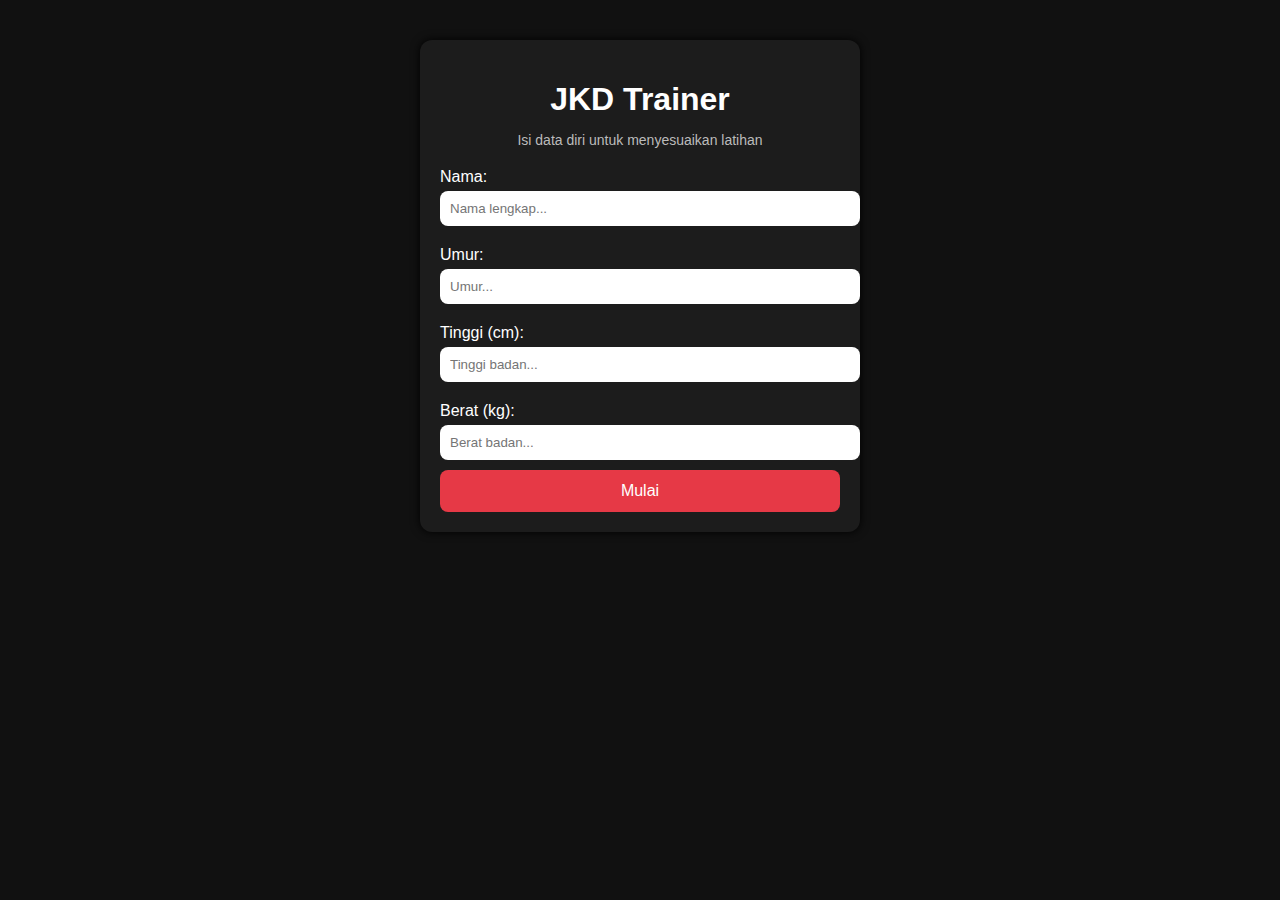
<file: index.html>
<!DOCTYPE html>
<html lang="id">
<head>
    <meta charset="UTF-8" />
    <meta name="viewport" content="width=device-width, initial-scale=1.0" />
    <title>JKD Trainer - Data Diri</title>
    <link rel="stylesheet" href="style.css" />
    <link rel="manifest" href="manifest.json" />

</head>
<body>

    <div class="container">
        <h1>JKD Trainer</h1>
        <p class="desc">Isi data diri untuk menyesuaikan latihan</p>

        <form id="userForm">
            <label>Nama:</label>
            <input type="text" id="name" placeholder="Nama lengkap..." required />

            <label>Umur:</label>
            <input type="number" id="age" placeholder="Umur..." required />

            <label>Tinggi (cm):</label>
            <input type="number" id="height" placeholder="Tinggi badan..." required />

            <label>Berat (kg):</label>
            <input type="number" id="weight" placeholder="Berat badan..." required />

            <button type="submit">Mulai</button>
        </form>
    </div>

    <script src="app.js"></script>
</body>
</html>
<script>
    if ("serviceWorker" in navigator) {
        navigator.serviceWorker.register("service-worker.js");
    }
</script>
</file>
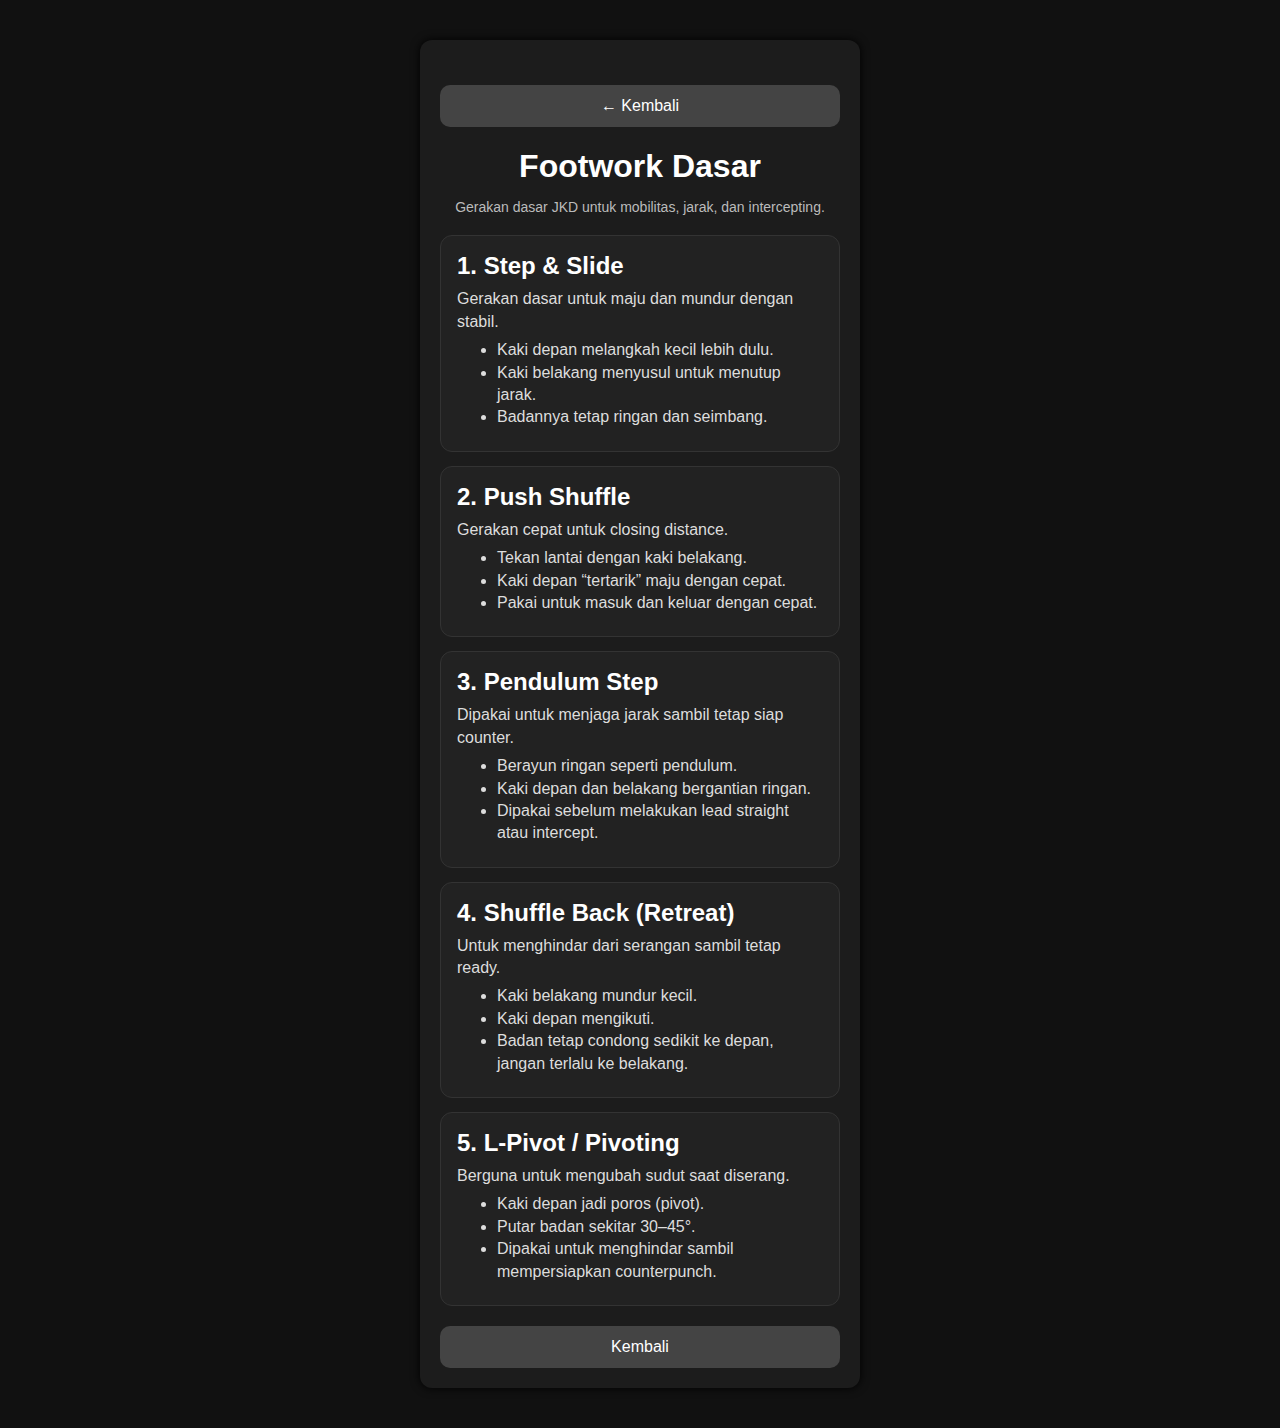
<file: footwork.html>
<!DOCTYPE html>
<html lang="id">
<head>
    <meta charset="UTF-8">
    <meta name="viewport" content="width=device-width, initial-scale=1.0">
    <title>Footwork — JKD Trainer</title>
    <link rel="stylesheet" href="style.css">
</head>

<body>

    <div class="container">

        <a href="home.html" class="back-btn">← Kembali</a>

        <h1>Footwork Dasar</h1>
        <p class="desc">Gerakan dasar JKD untuk mobilitas, jarak, dan intercepting.</p>

        <div class="tech-section">

            <div class="tech-card">
                <h2>1. Step & Slide</h2>
                <p>Gerakan dasar untuk maju dan mundur dengan stabil.</p>
                <ul>
                    <li>Kaki depan melangkah kecil lebih dulu.</li>
                    <li>Kaki belakang menyusul untuk menutup jarak.</li>
                    <li>Badannya tetap ringan dan seimbang.</li>
                </ul>
            </div>

            <div class="tech-card">
                <h2>2. Push Shuffle</h2>
                <p>Gerakan cepat untuk closing distance.</p>
                <ul>
                    <li>Tekan lantai dengan kaki belakang.</li>
                    <li>Kaki depan “tertarik” maju dengan cepat.</li>
                    <li>Pakai untuk masuk dan keluar dengan cepat.</li>
                </ul>
            </div>

            <div class="tech-card">
                <h2>3. Pendulum Step</h2>
                <p>Dipakai untuk menjaga jarak sambil tetap siap counter.</p>
                <ul>
                    <li>Berayun ringan seperti pendulum.</li>
                    <li>Kaki depan dan belakang bergantian ringan.</li>
                    <li>Dipakai sebelum melakukan lead straight atau intercept.</li>
                </ul>
            </div>

            <div class="tech-card">
                <h2>4. Shuffle Back (Retreat)</h2>
                <p>Untuk menghindar dari serangan sambil tetap ready.</p>
                <ul>
                    <li>Kaki belakang mundur kecil.</li>
                    <li>Kaki depan mengikuti.</li>
                    <li>Badan tetap condong sedikit ke depan, jangan terlalu ke belakang.</li>
                </ul>
            </div>

            <div class="tech-card">
                <h2>5. L-Pivot / Pivoting</h2>
                <p>Berguna untuk mengubah sudut saat diserang.</p>
                <ul>
                    <li>Kaki depan jadi poros (pivot).</li>
                    <li>Putar badan sekitar 30–45°.</li>
                    <li>Dipakai untuk menghindar sambil mempersiapkan counterpunch.</li>
                </ul>
            </div>

        </div>

        <a href="home.html" class="back-btn" style="margin-top:20px;">Kembali</a>

    </div>

</body>
</html>
</file>
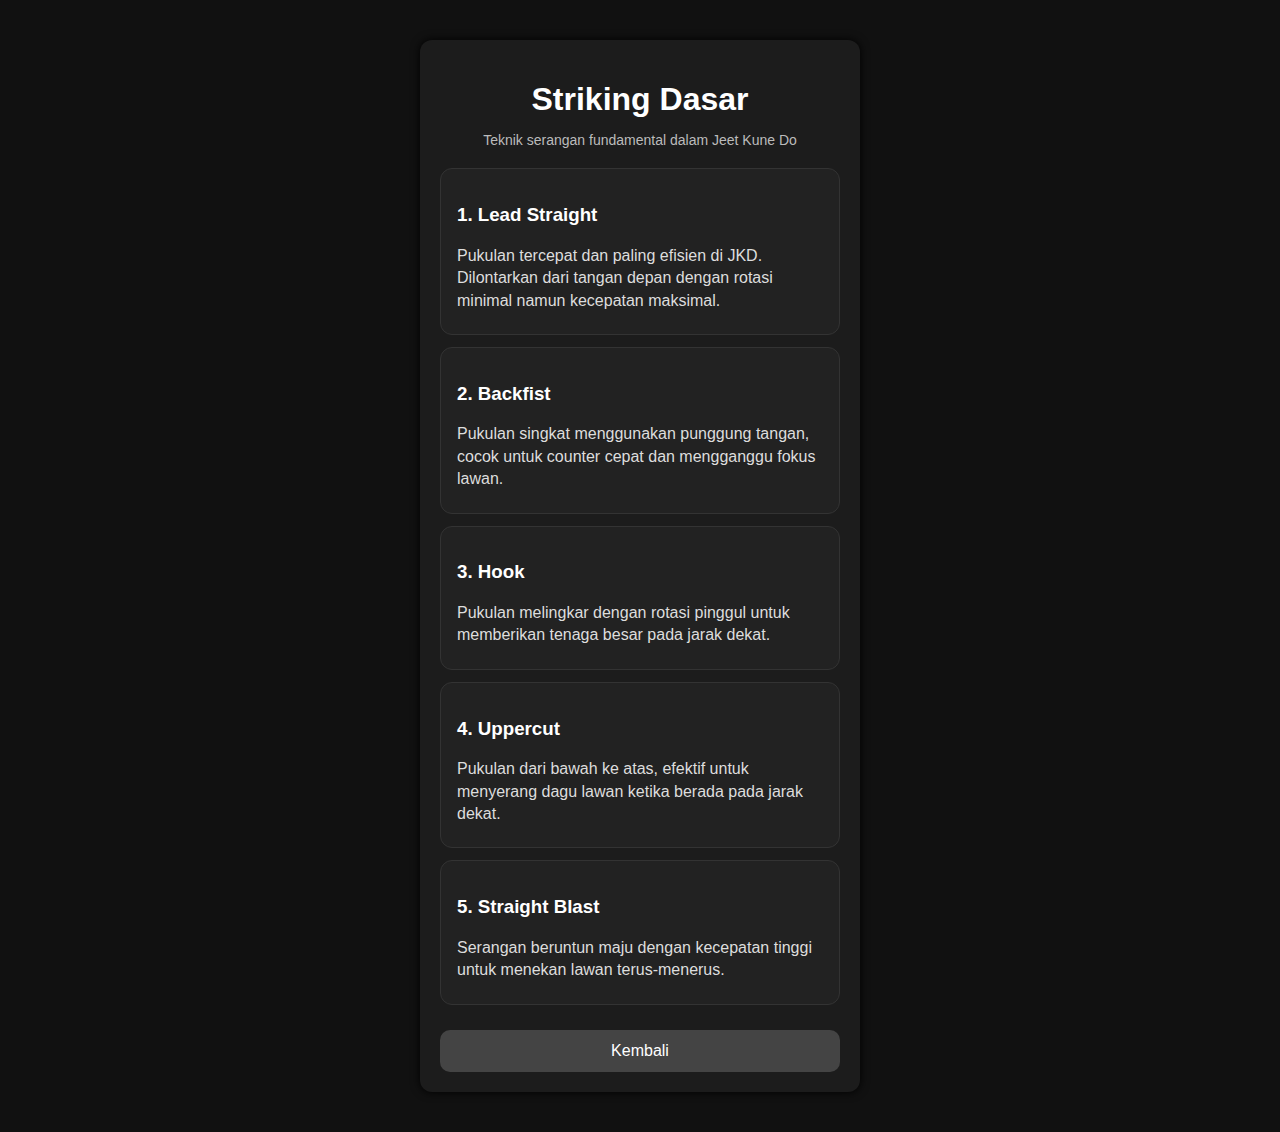
<file: striking.html>
<!DOCTYPE html>
<html lang="id">
<head>
    <meta charset="UTF-8" />
    <meta name="viewport" content="width=device-width, initial-scale=1.0" />
    <title>Striking - JKD Trainer</title>
    <link rel="stylesheet" href="style.css" />
</head>
<body>

    <div class="container">
        <h1>Striking Dasar</h1>
        <p class="desc">Teknik serangan fundamental dalam Jeet Kune Do</p>

        <div class="menu">

            <!-- Lead Straight -->
            <div class="tech-card">
                <h3>1. Lead Straight</h3>
                <p>Pukulan tercepat dan paling efisien di JKD. Dilontarkan dari tangan depan dengan rotasi minimal namun kecepatan maksimal.</p>
            </div>

            <!-- Backfist -->
            <div class="tech-card">
                <h3>2. Backfist</h3>
                <p>Pukulan singkat menggunakan punggung tangan, cocok untuk counter cepat dan mengganggu fokus lawan.</p>
            </div>

            <!-- Hook -->
            <div class="tech-card">
                <h3>3. Hook</h3>
                <p>Pukulan melingkar dengan rotasi pinggul untuk memberikan tenaga besar pada jarak dekat.</p>
            </div>

            <!-- Uppercut -->
            <div class="tech-card">
                <h3>4. Uppercut</h3>
                <p>Pukulan dari bawah ke atas, efektif untuk menyerang dagu lawan ketika berada pada jarak dekat.</p>
            </div>

            <!-- Straight Blast -->
            <div class="tech-card">
                <h3>5. Straight Blast</h3>
                <p>Serangan beruntun maju dengan kecepatan tinggi untuk menekan lawan terus-menerus.</p>
            </div>

        </div>

        <a href="home.html" class="back-btn">Kembali</a>
    </div>

</body>
</html>
</file>
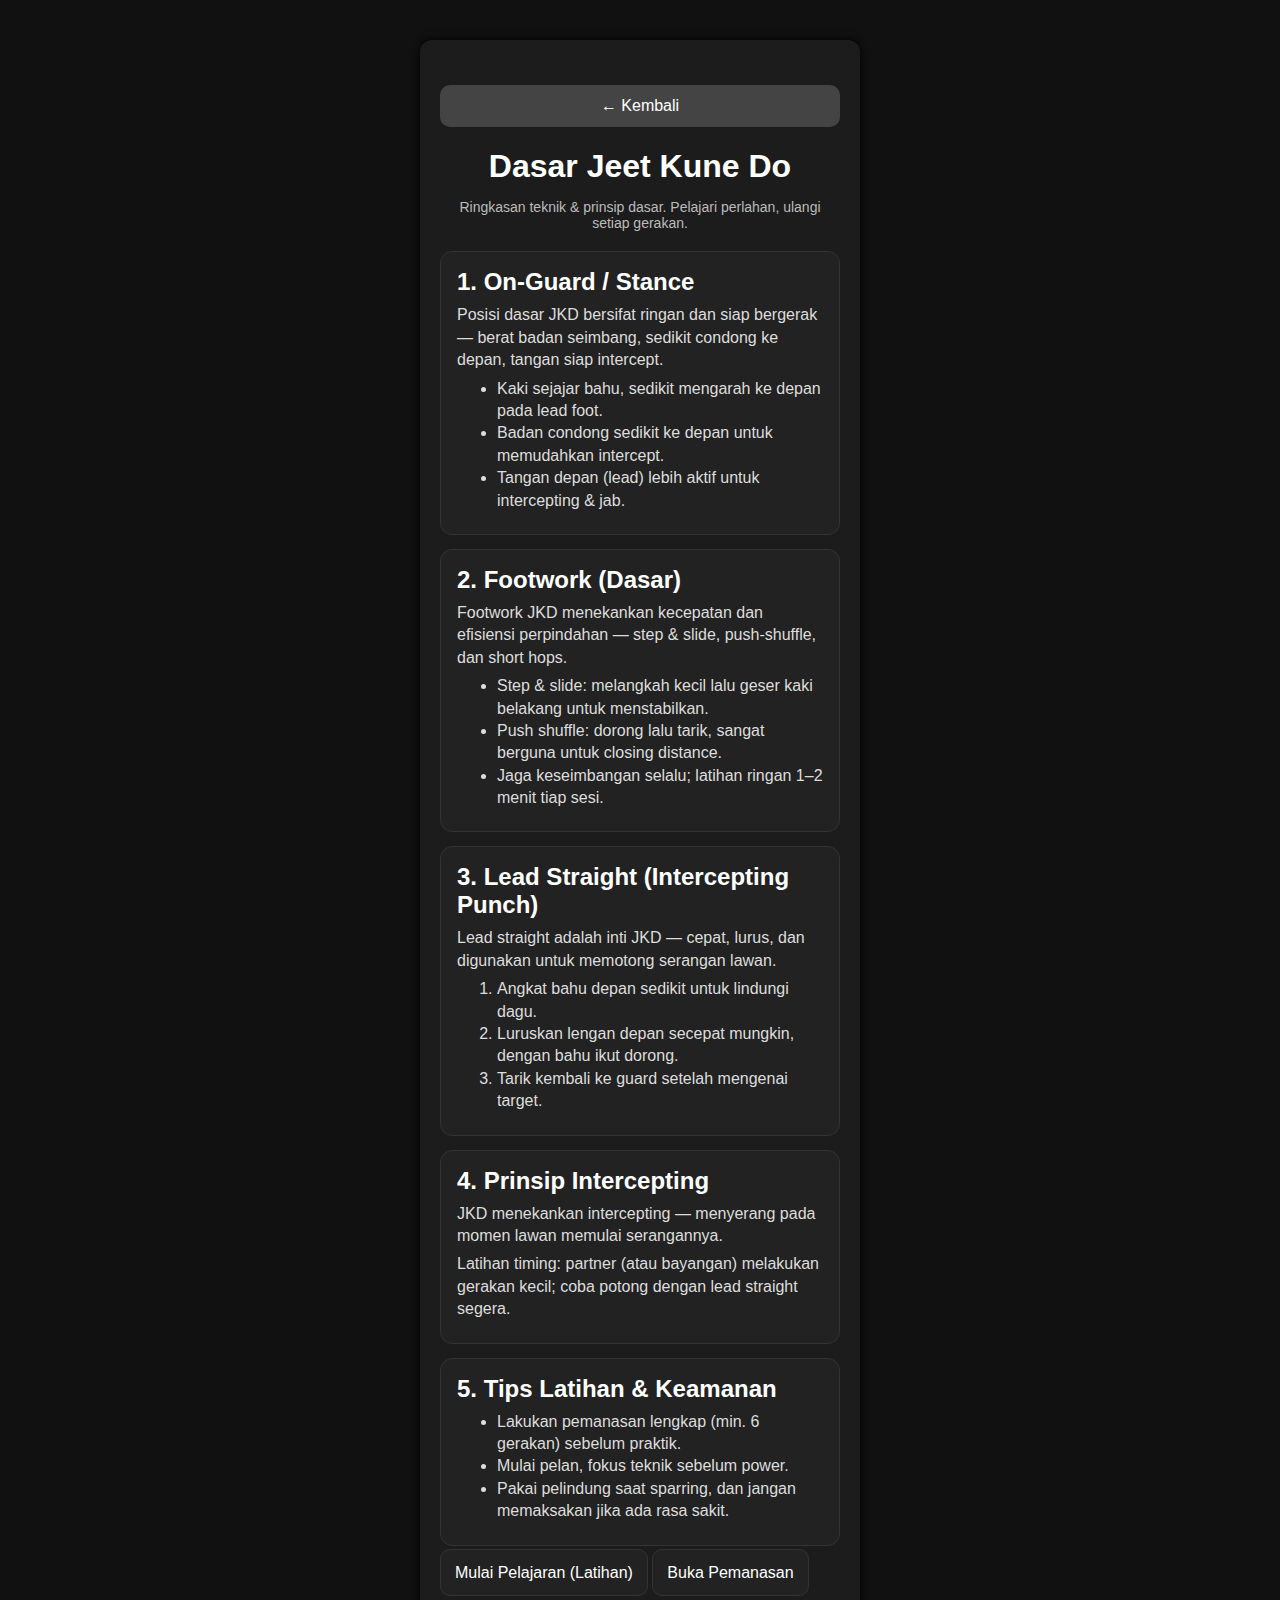
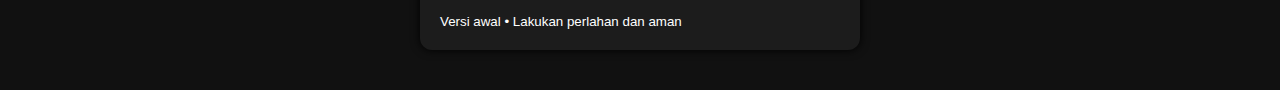
<file: techniques.html>
<!DOCTYPE html>
<html lang="id">
<head>
  <meta charset="utf-8" />
  <meta name="viewport" content="width=device-width,initial-scale=1" />
  <title>Dasar Jeet Kune Do — JKD Trainer</title>
  <link rel="stylesheet" href="style.css" />
</head>
<body>
  <div class="container">
    <a href="home.html" class="back-btn">← Kembali</a>

    <header style="margin-top:10px;">
      <h1>Dasar Jeet Kune Do</h1>
      <p class="desc">Ringkasan teknik & prinsip dasar. Pelajari perlahan, ulangi setiap gerakan.</p>
    </header>

    <section class="tech-section">
      <article class="tech-card">
        <h2>1. On-Guard / Stance</h2>
        <p>Posisi dasar JKD bersifat ringan dan siap bergerak — berat badan seimbang, sedikit condong ke depan, tangan siap intercept.</p>
        <ul>
          <li>Kaki sejajar bahu, sedikit mengarah ke depan pada lead foot.</li>
          <li>Badan condong sedikit ke depan untuk memudahkan intercept.</li>
          <li>Tangan depan (lead) lebih aktif untuk intercepting & jab.</li>
        </ul>
      </article>

      <article class="tech-card">
        <h2>2. Footwork (Dasar)</h2>
        <p>Footwork JKD menekankan kecepatan dan efisiensi perpindahan — step & slide, push-shuffle, dan short hops.</p>
        <ul>
          <li>Step & slide: melangkah kecil lalu geser kaki belakang untuk menstabilkan.</li>
          <li>Push shuffle: dorong lalu tarik, sangat berguna untuk closing distance.</li>
          <li>Jaga keseimbangan selalu; latihan ringan 1–2 menit tiap sesi.</li>
        </ul>
      </article>

      <article class="tech-card">
        <h2>3. Lead Straight (Intercepting Punch)</h2>
        <p>Lead straight adalah inti JKD — cepat, lurus, dan digunakan untuk memotong serangan lawan.</p>
        <ol>
          <li>Angkat bahu depan sedikit untuk lindungi dagu.</li>
          <li>Luruskan lengan depan secepat mungkin, dengan bahu ikut dorong.</li>
          <li>Tarik kembali ke guard setelah mengenai target.</li>
        </ol>
      </article>

      <article class="tech-card">
        <h2>4. Prinsip Intercepting</h2>
        <p>JKD menekankan intercepting — menyerang pada momen lawan memulai serangannya.</p>
        <p>Latihan timing: partner (atau bayangan) melakukan gerakan kecil; coba potong dengan lead straight segera.</p>
      </article>

      <article class="tech-card">
        <h2>5. Tips Latihan & Keamanan</h2>
        <ul>
          <li>Lakukan pemanasan lengkap (min. 6 gerakan) sebelum praktik.</li>
          <li>Mulai pelan, fokus teknik sebelum power.</li>
          <li>Pakai pelindung saat sparring, dan jangan memaksakan jika ada rasa sakit.</li>
        </ul>
      </article>

    </section>

    <div style="margin-top:18px;">
      <a href="#" class="menu-btn" id="startLesson">Mulai Pelajaran (Latihan)</a>
      <a href="warmup.html" class="menu-btn" style="margin-top:8px;">Buka Pemanasan</a>
    </div>

    <footer class="footer" style="margin-top:30px;">
      <small>Versi awal • Lakukan perlahan dan aman</small>
    </footer>
  </div>

  <script>
    // placeholder: tombol startLesson nanti bisa diarahkan ke latihan interaktif
    document.getElementById('startLesson').addEventListener('click', function(e){
      e.preventDefault();
      alert('Fitur latihan interaktif akan hadir di versi berikutnya. Untuk sekarang, baca & ulangi gerakan secara perlahan.');
    });
  </script>
</body>
</html>
</file>
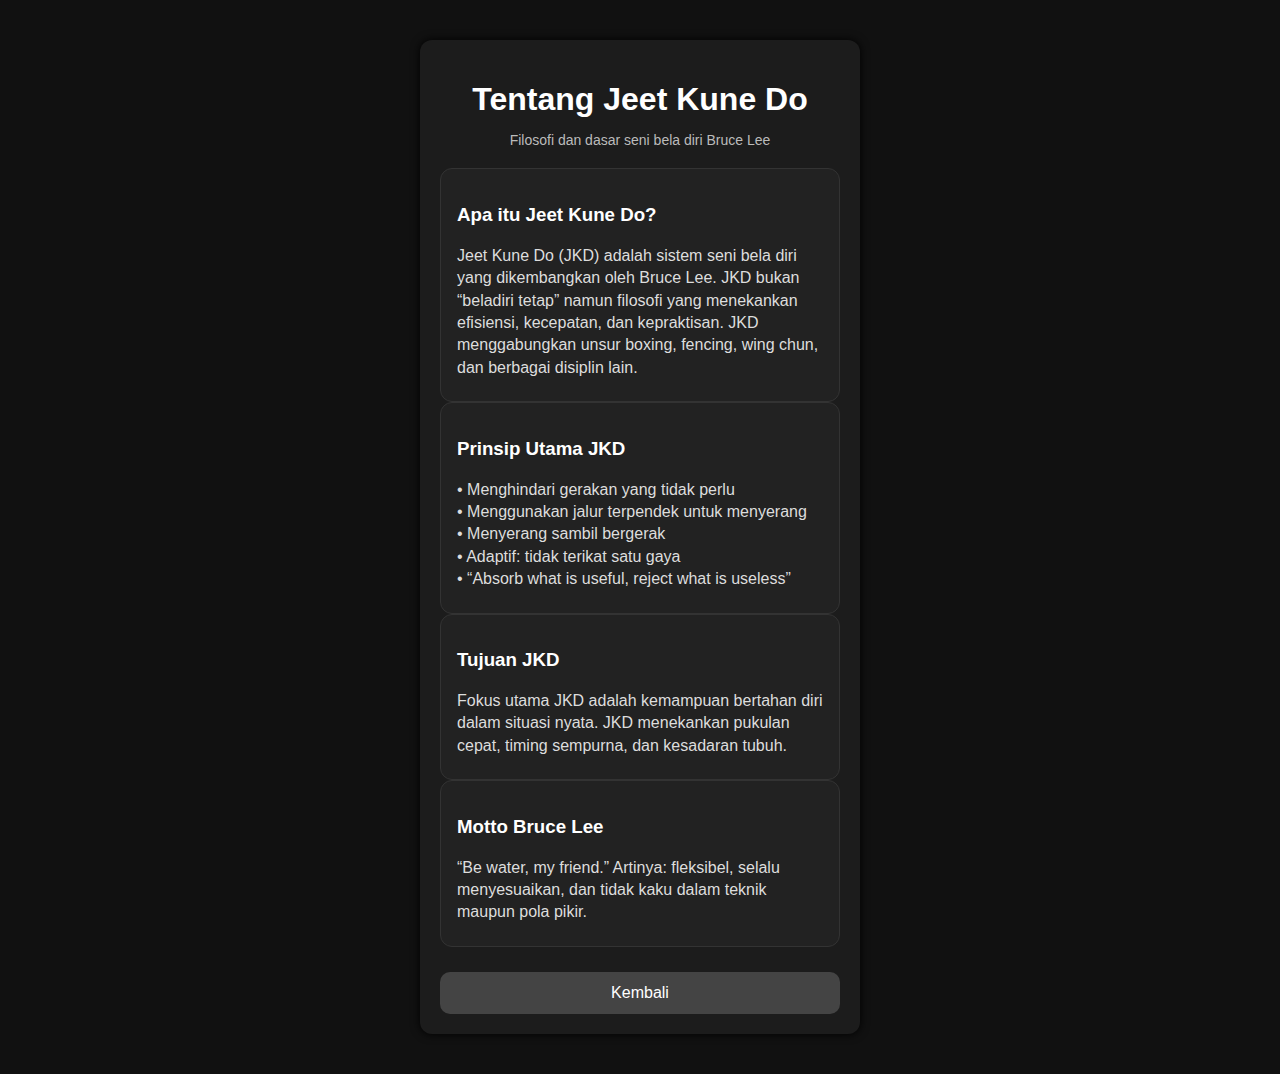
<file: Tentang JKD.html>
<!DOCTYPE html>
<html lang="id">
<head>
    <meta charset="UTF-8" />
    <meta name="viewport" content="width=device-width, initial-scale=1.0" />
    <title>Tentang JKD</title>
    <link rel="stylesheet" href="style.css" />
</head>
<body>

    <div class="container">
        <h1>Tentang Jeet Kune Do</h1>
        <p class="desc">Filosofi dan dasar seni bela diri Bruce Lee</p>

        <div class="tech-card">
            <h3>Apa itu Jeet Kune Do?</h3>
            <p>
                Jeet Kune Do (JKD) adalah sistem seni bela diri yang dikembangkan oleh Bruce Lee.
                JKD bukan “beladiri tetap” namun filosofi yang menekankan efisiensi, kecepatan,
                dan kepraktisan. JKD menggabungkan unsur boxing, fencing, wing chun, dan berbagai disiplin lain.
            </p>
        </div>

        <div class="tech-card">
            <h3>Prinsip Utama JKD</h3>
            <p>• Menghindari gerakan yang tidak perlu<br>
               • Menggunakan jalur terpendek untuk menyerang<br>
               • Menyerang sambil bergerak<br>
               • Adaptif: tidak terikat satu gaya<br>
               • “Absorb what is useful, reject what is useless”
            </p>
        </div>

        <div class="tech-card">
            <h3>Tujuan JKD</h3>
            <p>
                Fokus utama JKD adalah kemampuan bertahan diri dalam situasi nyata.
                JKD menekankan pukulan cepat, timing sempurna, dan kesadaran tubuh.
            </p>
        </div>

        <div class="tech-card">
            <h3>Motto Bruce Lee</h3>
            <p>
                “Be water, my friend.”  
                Artinya: fleksibel, selalu menyesuaikan, dan tidak kaku dalam teknik maupun pola pikir.
            </p>
        </div>

        <a href="home.html" class="back-btn">Kembali</a>
    </div>

</body>
</html>
</file>
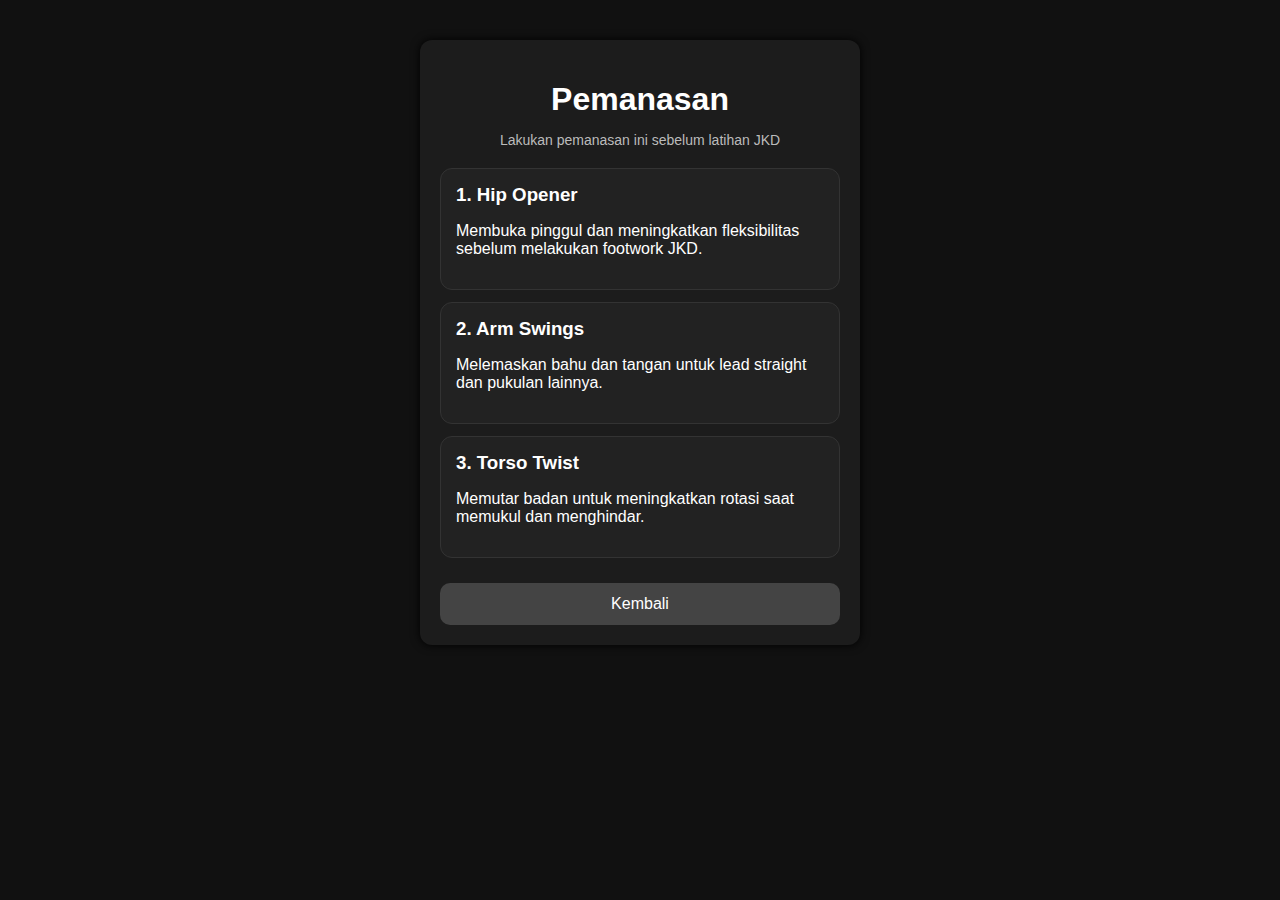
<file: warmup.html>
<!DOCTYPE html>
<html lang="id">
<head>
    <meta charset="UTF-8" />
    <meta name="viewport" content="width=device-width, initial-scale=1.0" />
    <title>Pemanasan - JKD Trainer</title>
    <link rel="stylesheet" href="style.css" />
</head>
<body>

    <div class="container">
        <h1>Pemanasan</h1>
        <p class="desc">Lakukan pemanasan ini sebelum latihan JKD</p>

        <div class="menu">

            <div class="warmup-card">
                <h3>1. Hip Opener</h3>
                <p>Membuka pinggul dan meningkatkan fleksibilitas sebelum melakukan footwork JKD.</p>
            </div>

            <div class="warmup-card">
                <h3>2. Arm Swings</h3>
                <p>Melemaskan bahu dan tangan untuk lead straight dan pukulan lainnya.</p>
            </div>

            <div class="warmup-card">
                <h3>3. Torso Twist</h3>
                <p>Memutar badan untuk meningkatkan rotasi saat memukul dan menghindar.</p>
            </div>

        </div>

        <a href="home.html" class="back-btn">Kembali</a>
    </div>

</body>
</html>
</file>
<file: style.css>
body {
    font-family: Arial, sans-serif;
    background: #111;
    color: white;
    margin: 0;
    padding: 0;
}

.container {
    max-width: 400px;
    margin: 40px auto;
    padding: 20px;
    background: #1c1c1c;
    border-radius: 12px;
    box-shadow: 0 0 10px #000;
}

h1 {
    text-align: center;
    margin-bottom: 10px;
}

.desc {
    text-align: center;
    font-size: 14px;
    color: #bbb;
    margin-bottom: 20px;
}

label {
    display: block;
    margin: 10px 0 5px;
}

input {
    width: 100%;
    padding: 10px;
    border-radius: 8px;
    border: none;
    margin-bottom: 10px;
}

button {
    width: 100%;
    padding: 12px;
    background: #e63946;
    border: none;
    border-radius: 8px;
    font-size: 16px;
    color: white;
    cursor: pointer;
}

button:hover {
    background: #ff4c5b;
}
.menu {
    margin-top: 20px;
    display: flex;
    flex-direction: column;
    gap: 12px;
}

.menu-btn {
    text-decoration: none;
    background: #222;
    padding: 14px;
    color: white;
    border-radius: 10px;
    text-align: center;
    font-size: 16px;
    border: 1px solid #333;
    transition: 0.2s;
}

.menu-btn:hover {
    background: #333;
}
.warmup-card {
    background: #222;
    padding: 15px;
    border-radius: 12px;
    border: 1px solid #333;
}

.warmup-card h3 {
    margin: 0 0 8px;
}

.back-btn {
    display: block;
    text-align: center;
    margin-top: 25px;
    text-decoration: none;
    padding: 12px;
    border-radius: 10px;
    background: #444;
    color: white;
}

.back-btn:hover {
    background: #555;
}
/* teknik / materi */
.tech-section { display:flex; flex-direction:column; gap:14px; margin-top:12px; }
.tech-card {
  background:#222;
  padding:16px;
  border-radius:12px;
  border:1px solid #333;
}
.tech-card h2 { margin:0 0 8px; }
.tech-card p, .tech-card ul, .tech-card ol { color:#ddd; margin:6px 0; line-height:1.4; }
</file>
